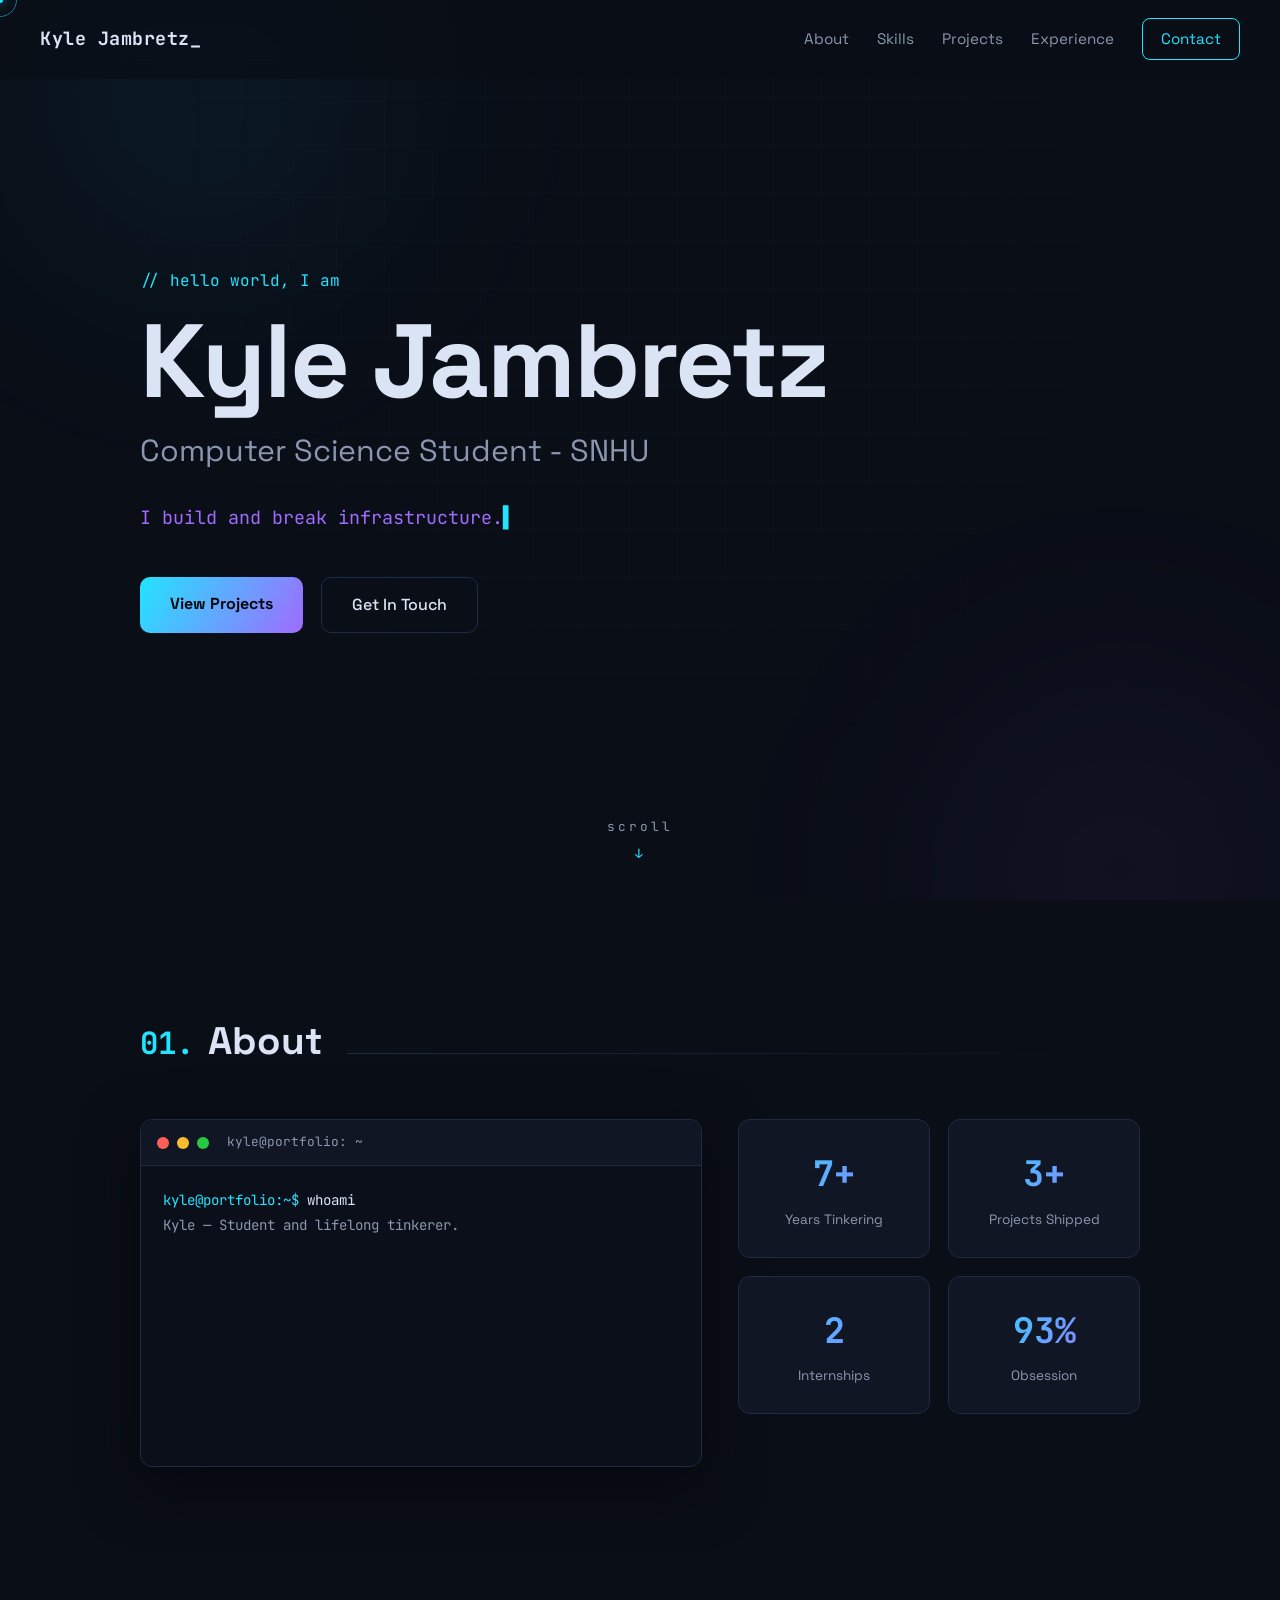
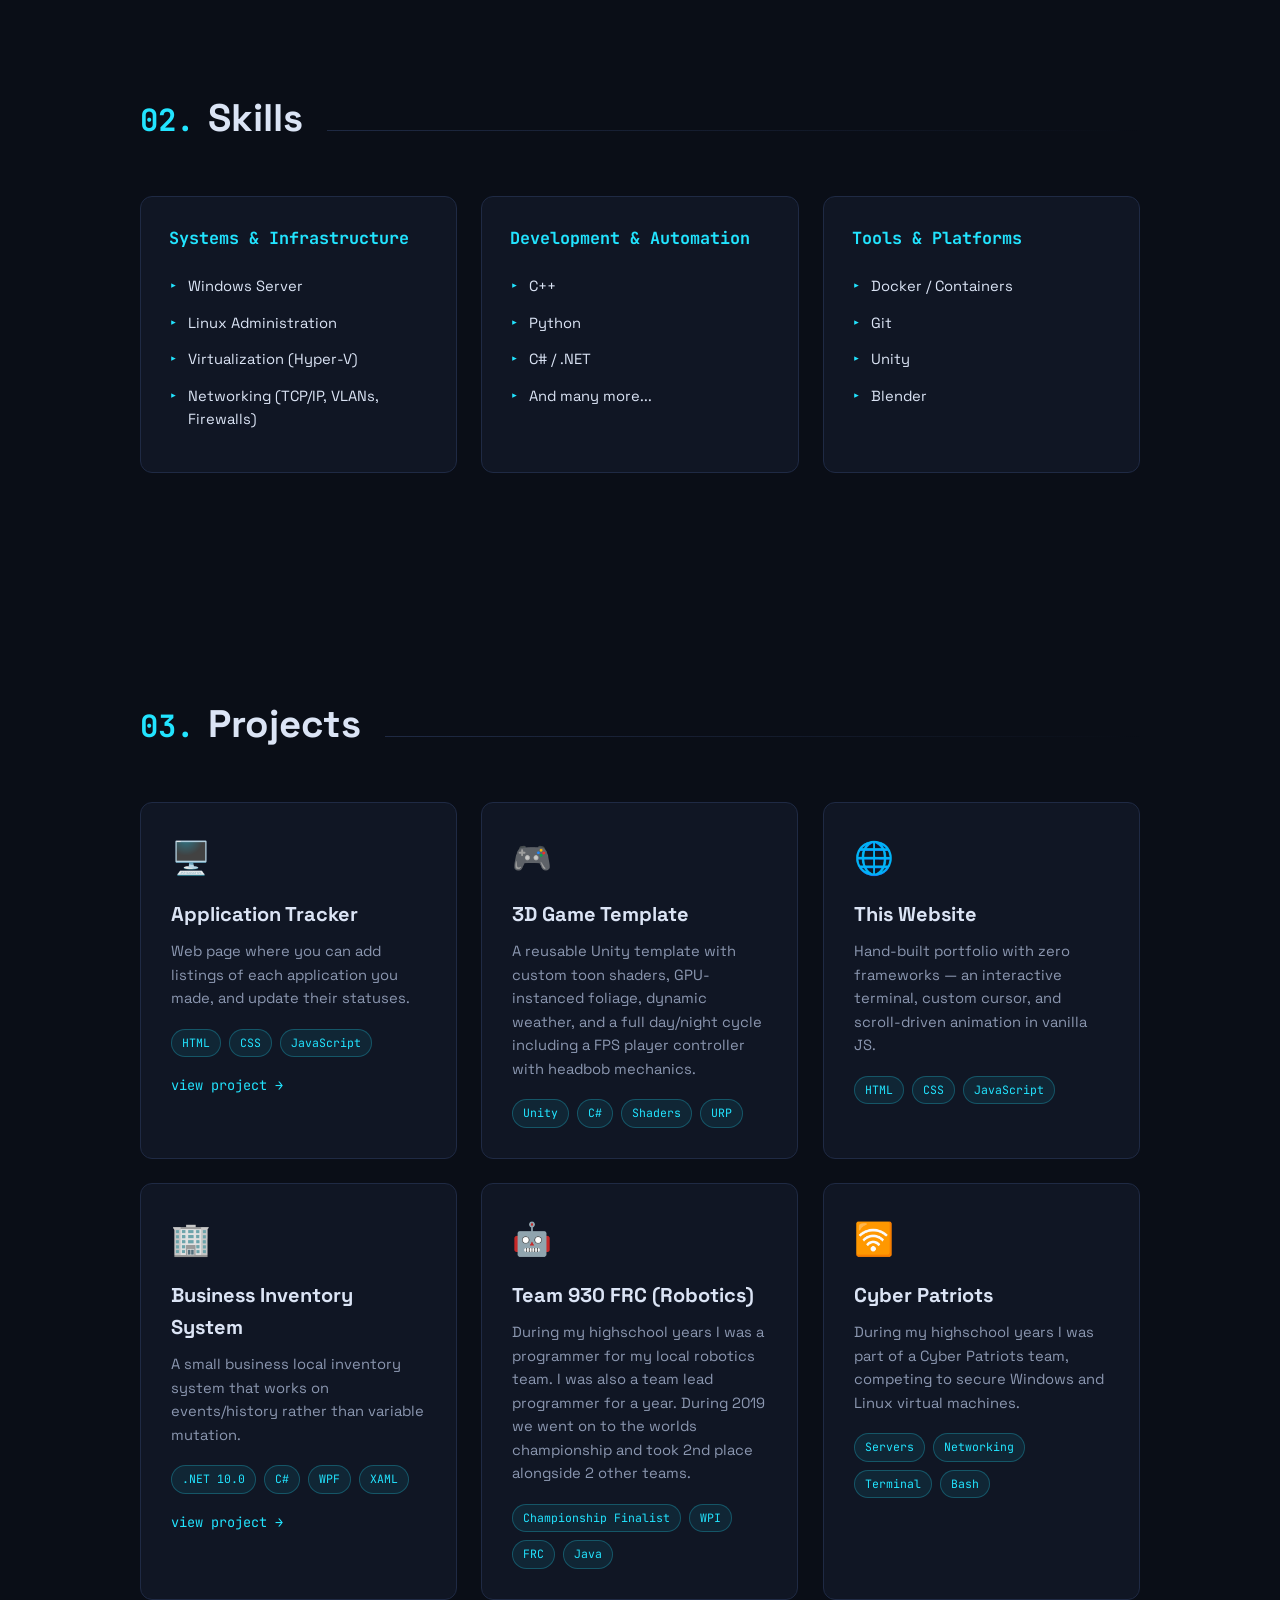
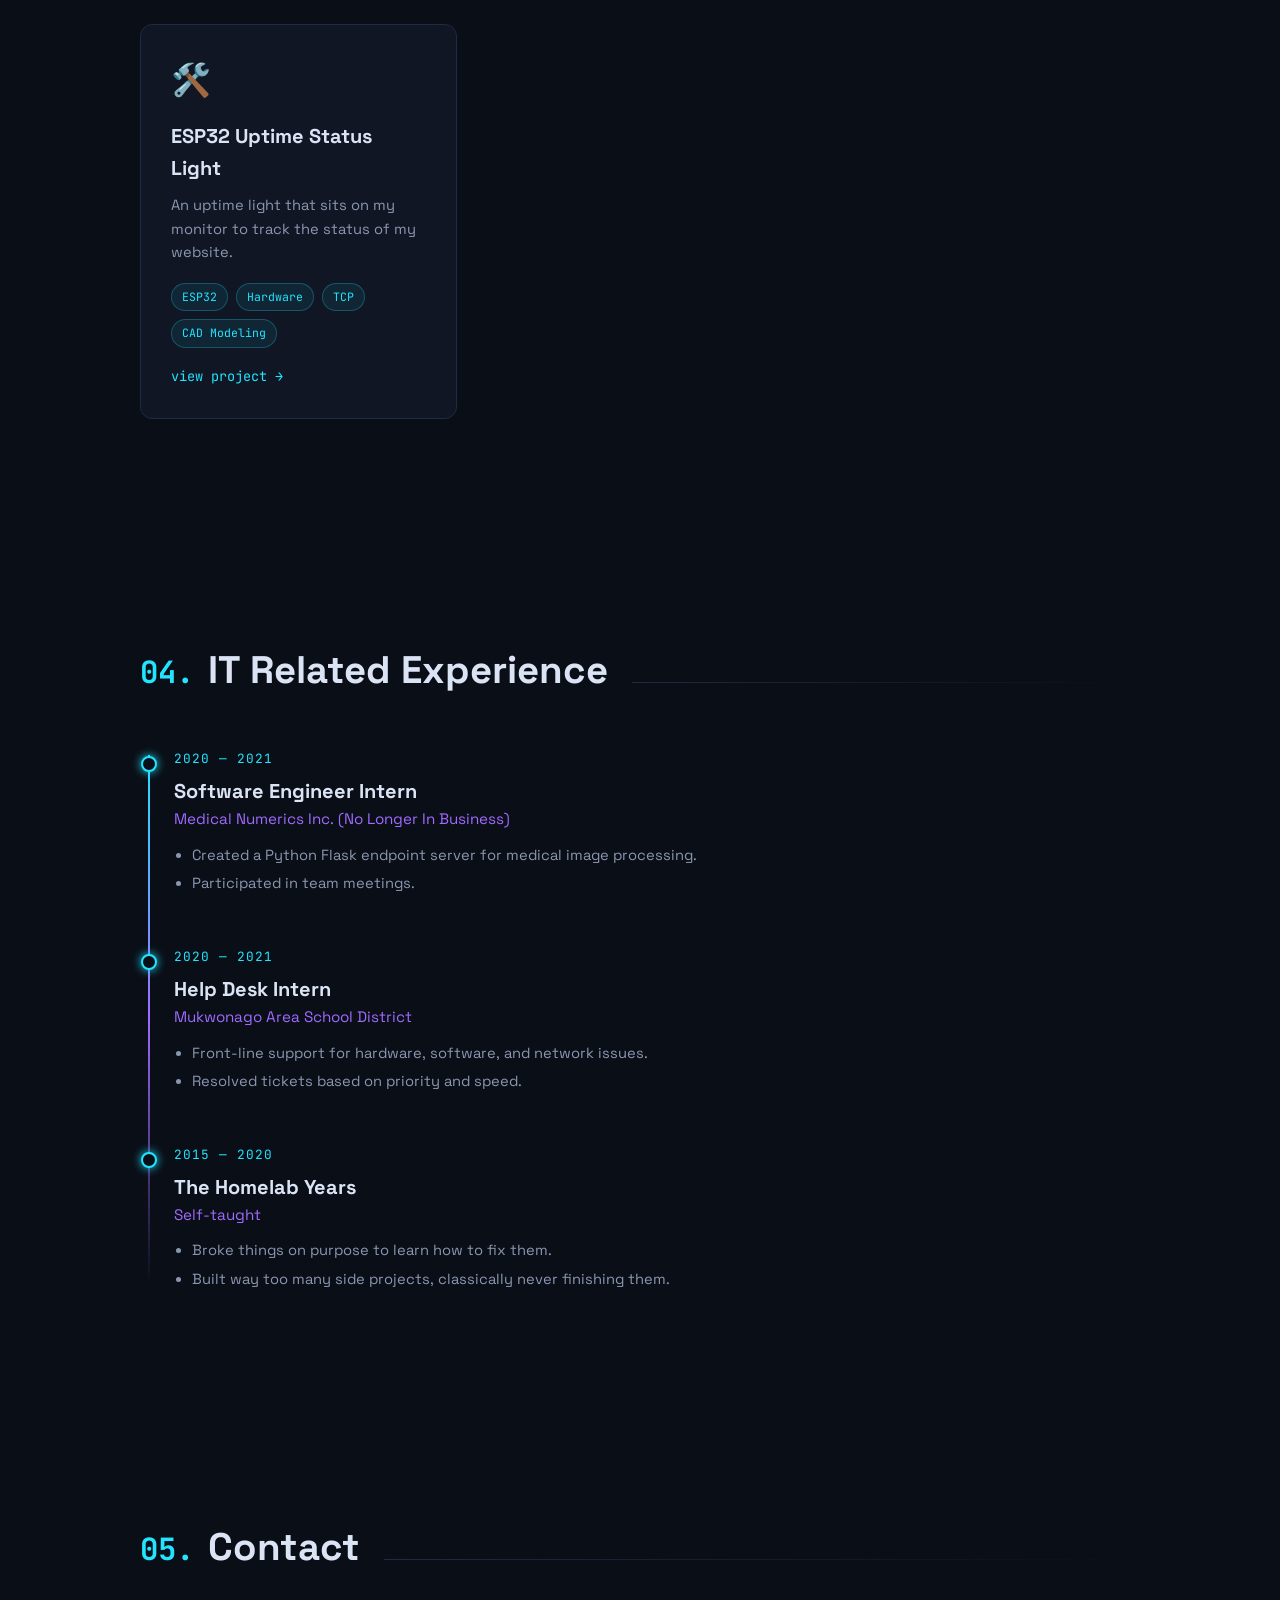
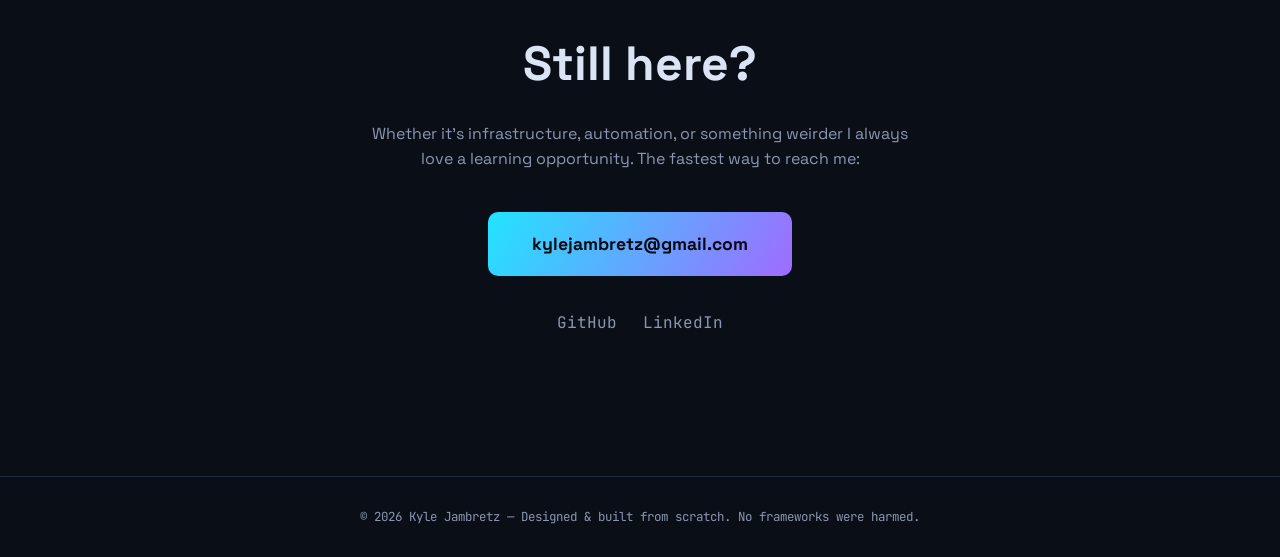
<file: index.html>
<!DOCTYPE html>
<html lang="en">
<head>
  <meta charset="UTF-8">
  <meta name="viewport" content="width=device-width, initial-scale=1.0">
  <title>Portfolio — IT Student</title>
  <meta name="description" content="IT Student.">
  <link rel="preconnect" href="https://fonts.googleapis.com">
  <link rel="preconnect" href="https://fonts.gstatic.com" crossorigin>
  <link href="https://fonts.googleapis.com/css2?family=Space+Grotesk:wght@400;500;700&family=JetBrains+Mono:wght@400;700&display=swap" rel="stylesheet">
  <link rel="stylesheet" href="css/style.css?v=2">
</head>
<body>

  <div class="bg-glow" aria-hidden="true"></div>
  <canvas id="pulse-canvas" aria-hidden="true"></canvas>

  <div class="cursor-dot" aria-hidden="true"></div>
  <div class="cursor-ring" aria-hidden="true"></div>

  <div class="scroll-progress" aria-hidden="true"></div>

  <header class="nav">
    <a href="#hero" class="nav__logo glitch" data-text="">&nbsp;</a>
    <nav class="nav__links">
      <a href="#about">About</a>
      <a href="#skills">Skills</a>
      <a href="#projects">Projects</a>
      <a href="#experience">Experience</a>
      <a href="#contact" class="nav__cta">Contact</a>
    </nav>
    <button class="nav__burger" aria-label="Menu"><span></span><span></span><span></span></button>
  </header>

  <main>

    <section id="hero" class="hero">
      <p class="hero__pre mono reveal">// hello world, I am</p>
      <h1 class="hero__name glitch reveal" data-text=""></h1>
      <p class="hero__role reveal"></p>
      <p class="hero__tagline mono reveal"><span id="scramble-text"></span><span class="caret">▌</span></p>
      <div class="hero__actions reveal">
        <a href="#projects" class="btn btn--primary magnetic">View Projects</a>
        <a href="#contact" class="btn btn--ghost magnetic">Get In Touch</a>
      </div>
      <a href="#about" class="hero__scroll-hint mono" aria-label="Scroll down">scroll<span class="hero__arrow">↓</span></a>
    </section>

    <section id="about" class="section">
      <h2 class="section__title reveal"><span class="mono section__num">01.</span> About</h2>
      <div class="about__grid">
        <div class="terminal reveal" id="terminal">
          <div class="terminal__bar">
            <span class="terminal__dot terminal__dot--r"></span>
            <span class="terminal__dot terminal__dot--y"></span>
            <span class="terminal__dot terminal__dot--g"></span>
            <span class="terminal__title mono">kyle@portfolio: ~</span>
          </div>
          <div class="terminal__body mono" id="terminal-body"></div>
        </div>
        <div class="stats reveal" id="stats"></div>
      </div>
    </section>

    <section id="skills" class="section">
      <h2 class="section__title reveal"><span class="mono section__num">02.</span> Skills</h2>
      <div class="skills__grid" id="skills-grid"></div>
    </section>

    <section id="projects" class="section">
      <h2 class="section__title reveal"><span class="mono section__num">03.</span> Projects</h2>
      <div class="projects__grid" id="projects-grid"></div>
    </section>

    <section id="experience" class="section">
      <h2 class="section__title reveal"><span class="mono section__num">04.</span> IT Related Experience</h2>
      <div class="timeline" id="timeline"></div>
    </section>

    <section id="contact" class="section section--contact">
      <h2 class="section__title reveal"><span class="mono section__num">05.</span> Contact</h2>
      <h3 class="contact__heading reveal" id="contact-heading"></h3>
      <p class="contact__blurb reveal" id="contact-blurb"></p>
      <a class="btn btn--primary btn--big magnetic reveal" id="contact-email" href="#"></a>
      <div class="contact__links reveal" id="contact-links"></div>
    </section>

  </main>

  <footer class="footer mono" id="footer"></footer>

  <script src="js/data.js?v=2"></script>
  <script src="js/main.js?v=2"></script>
</body>
</html>
</file>
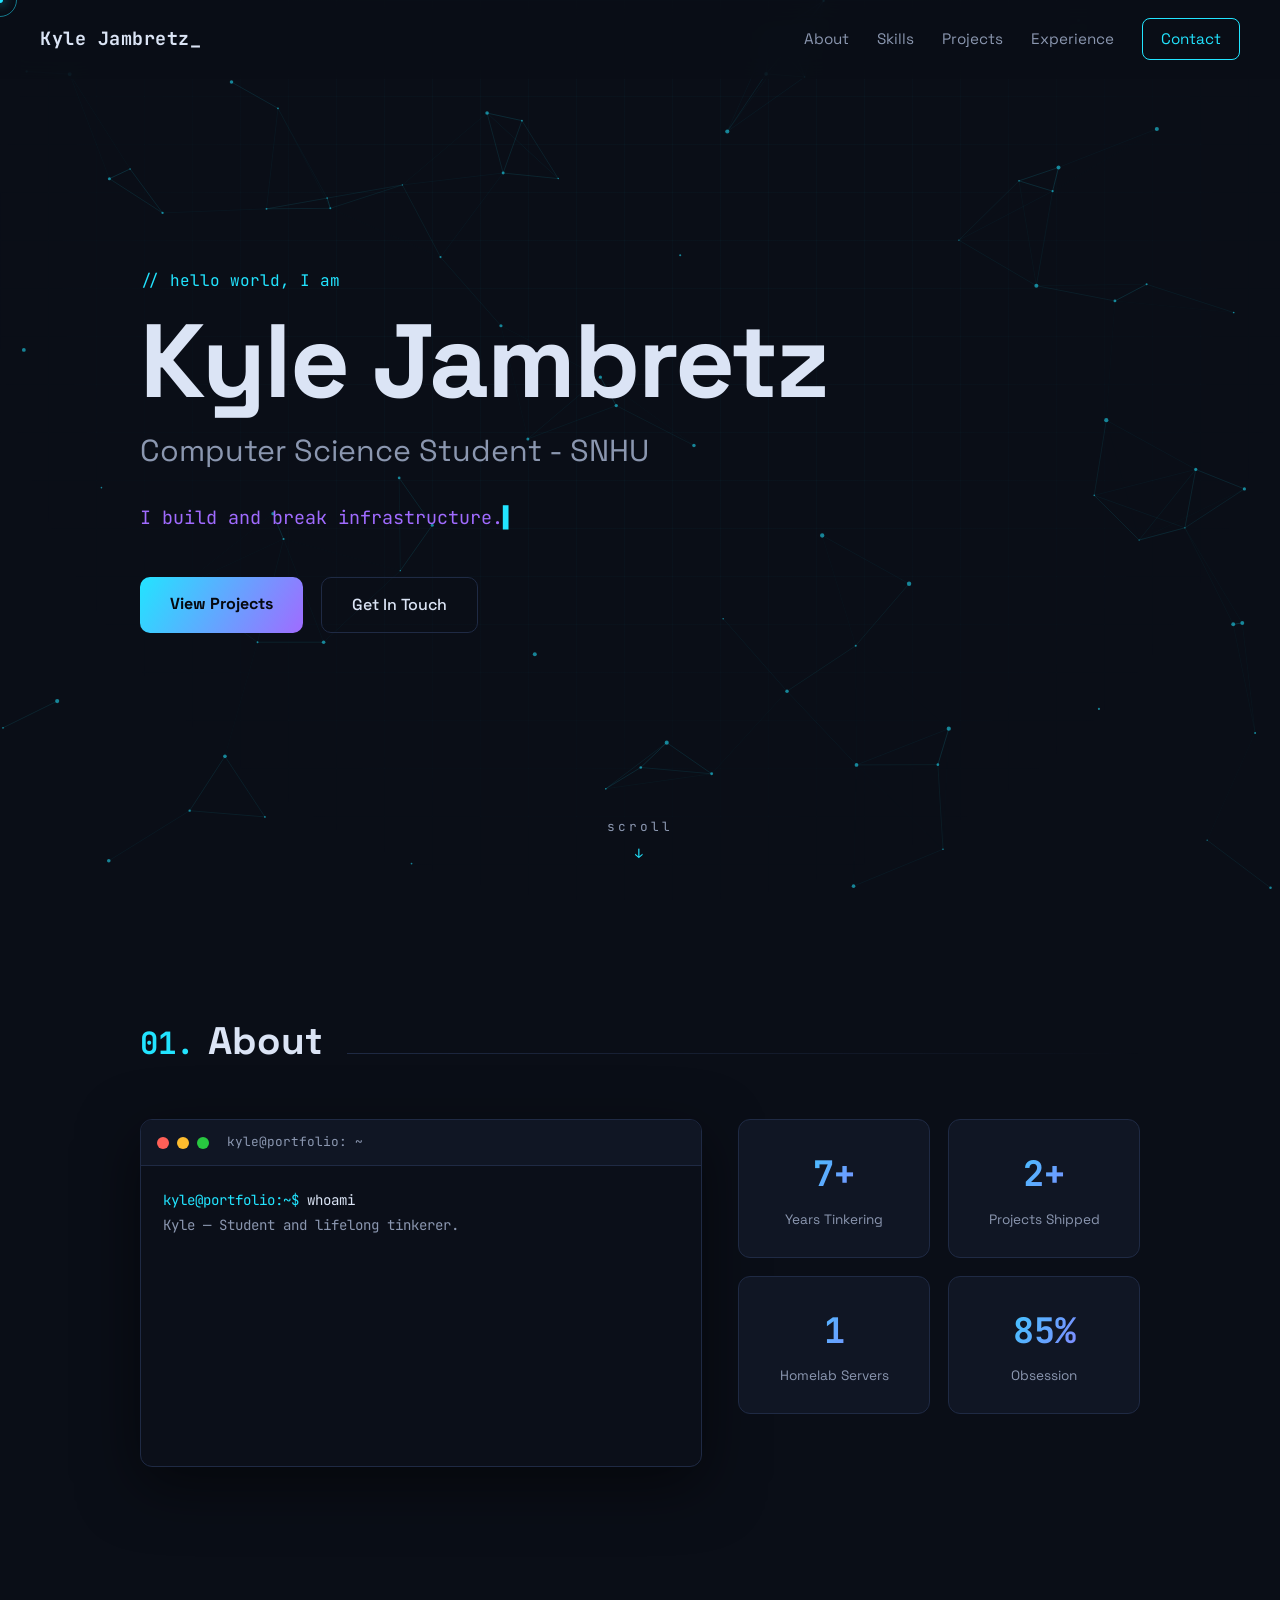
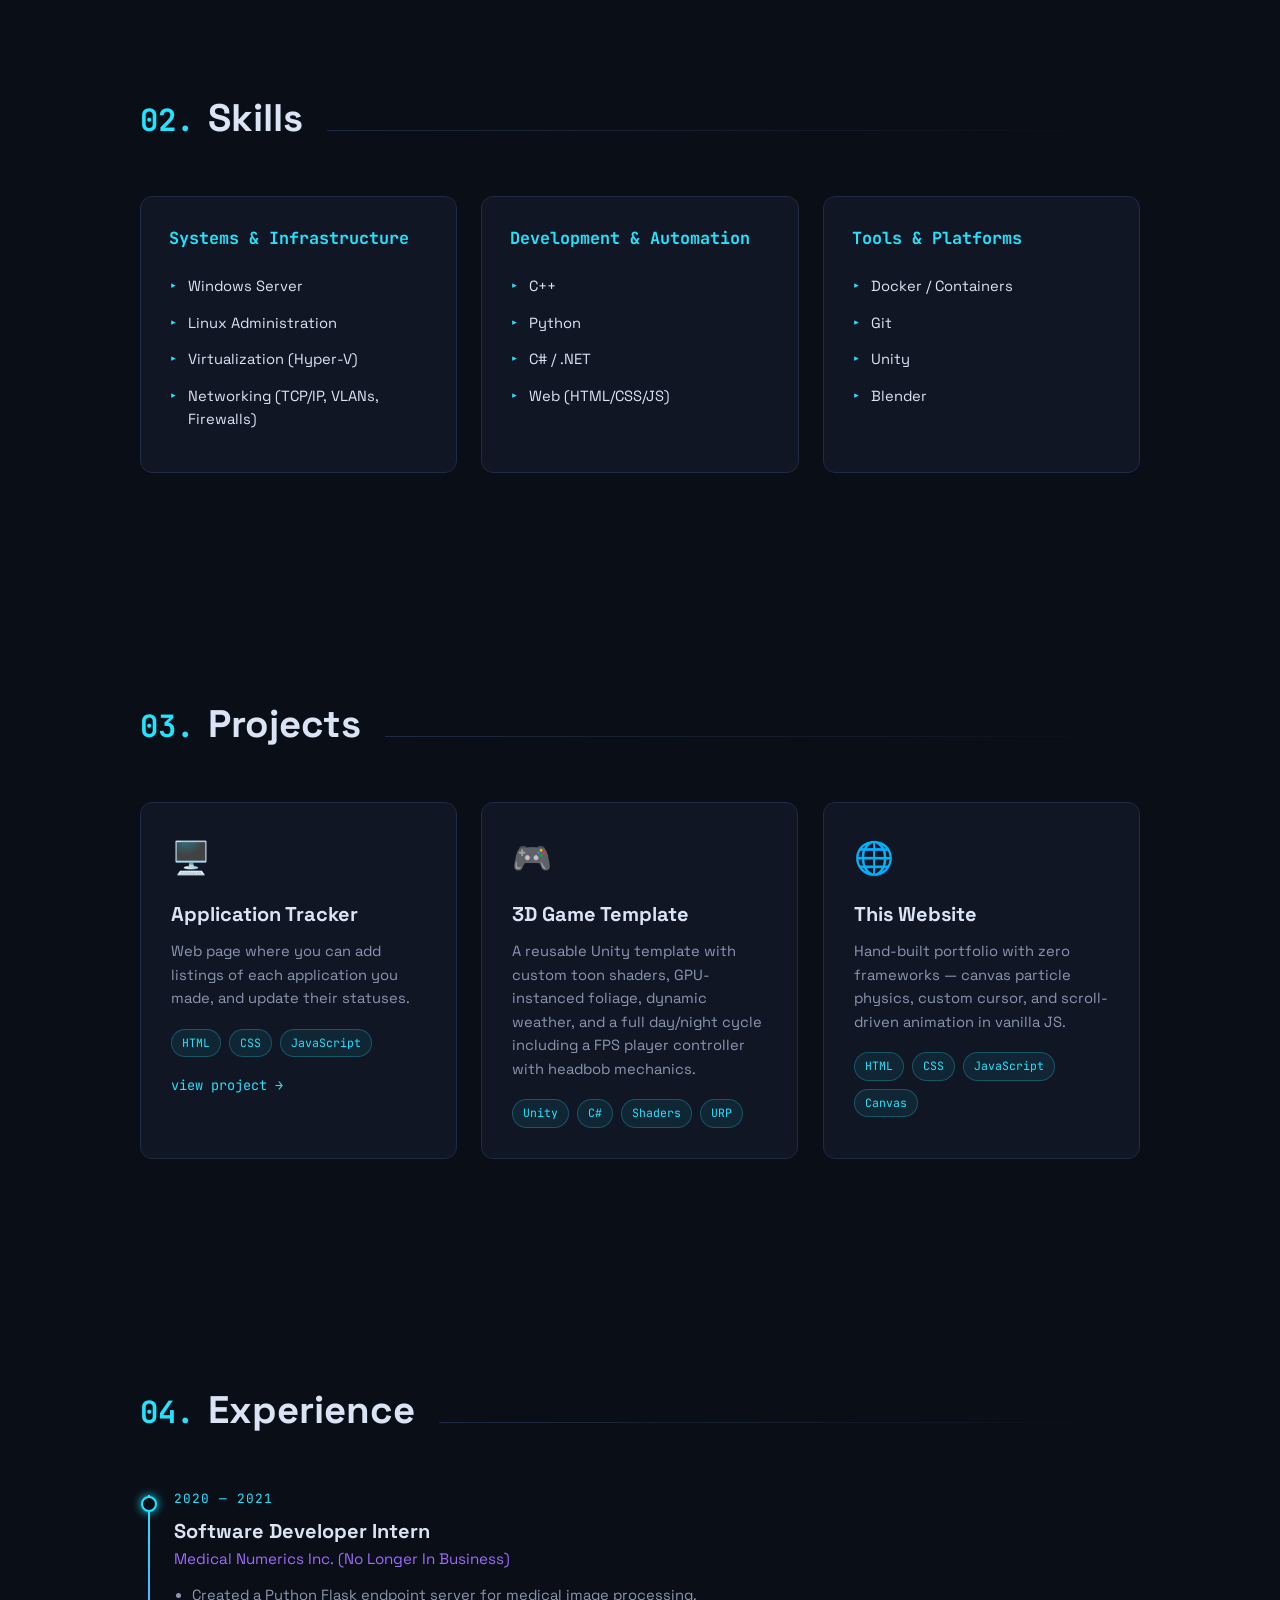
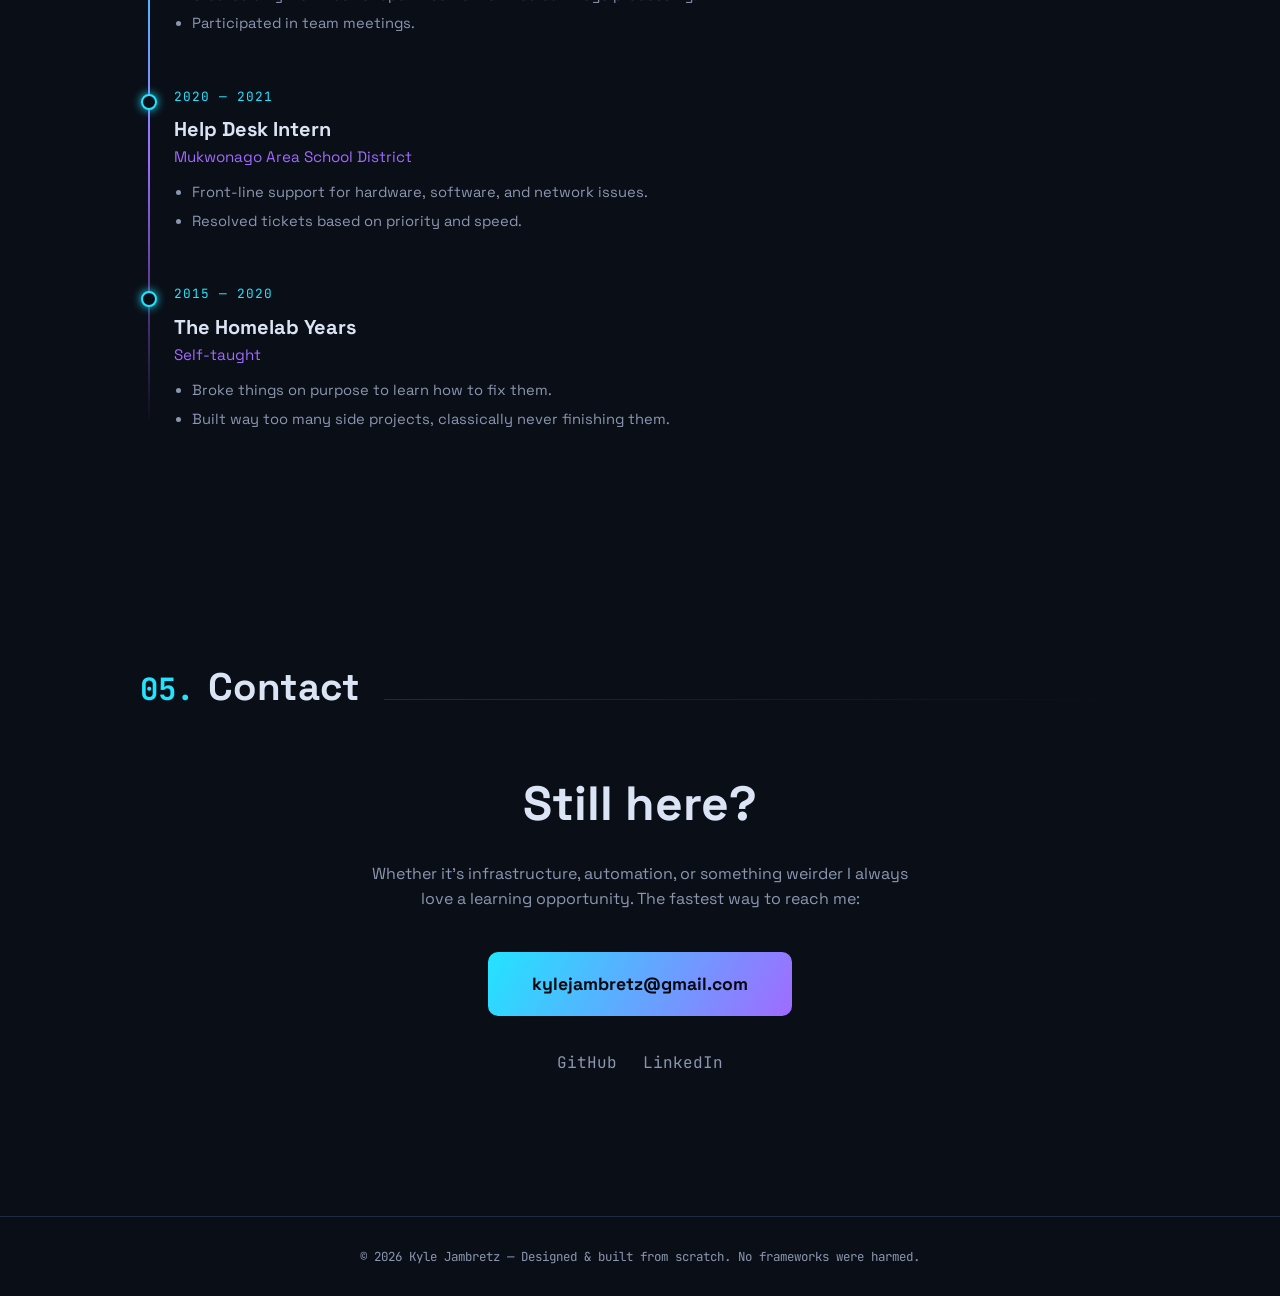
<file: portfolio-website/index.html>
<!DOCTYPE html>
<html lang="en">
<head>
  <meta charset="UTF-8">
  <meta name="viewport" content="width=device-width, initial-scale=1.0">
  <title>Portfolio — IT Student</title>
  <meta name="description" content="IT Student.">
  <link rel="preconnect" href="https://fonts.googleapis.com">
  <link rel="preconnect" href="https://fonts.gstatic.com" crossorigin>
  <link href="https://fonts.googleapis.com/css2?family=Space+Grotesk:wght@400;500;700&family=JetBrains+Mono:wght@400;700&display=swap" rel="stylesheet">
  <link rel="stylesheet" href="css/style.css">
</head>
<body>

  <canvas id="particle-canvas" aria-hidden="true"></canvas>

  <div class="cursor-dot" aria-hidden="true"></div>
  <div class="cursor-ring" aria-hidden="true"></div>

  <div class="scroll-progress" aria-hidden="true"></div>

  <header class="nav">
    <a href="#hero" class="nav__logo glitch" data-text="">&nbsp;</a>
    <nav class="nav__links">
      <a href="#about">About</a>
      <a href="#skills">Skills</a>
      <a href="#projects">Projects</a>
      <a href="#experience">Experience</a>
      <a href="#contact" class="nav__cta">Contact</a>
    </nav>
    <button class="nav__burger" aria-label="Menu"><span></span><span></span><span></span></button>
  </header>

  <main>

    <section id="hero" class="hero">
      <p class="hero__pre mono reveal">// hello world, I am</p>
      <h1 class="hero__name glitch reveal" data-text=""></h1>
      <p class="hero__role reveal"></p>
      <p class="hero__tagline mono reveal"><span id="scramble-text"></span><span class="caret">▌</span></p>
      <div class="hero__actions reveal">
        <a href="#projects" class="btn btn--primary magnetic">View Projects</a>
        <a href="#contact" class="btn btn--ghost magnetic">Get In Touch</a>
      </div>
      <a href="#about" class="hero__scroll-hint mono" aria-label="Scroll down">scroll<span class="hero__arrow">↓</span></a>
    </section>

    <section id="about" class="section">
      <h2 class="section__title reveal"><span class="mono section__num">01.</span> About</h2>
      <div class="about__grid">
        <div class="terminal reveal" id="terminal">
          <div class="terminal__bar">
            <span class="terminal__dot terminal__dot--r"></span>
            <span class="terminal__dot terminal__dot--y"></span>
            <span class="terminal__dot terminal__dot--g"></span>
            <span class="terminal__title mono">kyle@portfolio: ~</span>
          </div>
          <div class="terminal__body mono" id="terminal-body"></div>
        </div>
        <div class="stats reveal" id="stats"></div>
      </div>
    </section>

    <section id="skills" class="section">
      <h2 class="section__title reveal"><span class="mono section__num">02.</span> Skills</h2>
      <div class="skills__grid" id="skills-grid"></div>
    </section>

    <section id="projects" class="section">
      <h2 class="section__title reveal"><span class="mono section__num">03.</span> Projects</h2>
      <div class="projects__grid" id="projects-grid"></div>
    </section>

    <section id="experience" class="section">
      <h2 class="section__title reveal"><span class="mono section__num">04.</span> Experience</h2>
      <div class="timeline" id="timeline"></div>
    </section>

    <section id="contact" class="section section--contact">
      <h2 class="section__title reveal"><span class="mono section__num">05.</span> Contact</h2>
      <h3 class="contact__heading reveal" id="contact-heading"></h3>
      <p class="contact__blurb reveal" id="contact-blurb"></p>
      <a class="btn btn--primary btn--big magnetic reveal" id="contact-email" href="#"></a>
      <div class="contact__links reveal" id="contact-links"></div>
    </section>

  </main>

  <footer class="footer mono" id="footer"></footer>

  <script src="js/data.js"></script>
  <script src="js/main.js"></script>
</body>
</html>
</file>
<file: css/style.css>
:root {
  --bg:        #0a0e17;
  --bg-soft:   #101624;   /* cards/panels */
  --bg-softer: #161e30;
  --line:      #1f2a44;   /* borders */
  --text:      #dbe4f5;
  --text-dim:  #8b97b0;
  --accent:    #22e4ff;   /* the cyan */
  --accent-2:  #a06bff;   /* the purple */
  --accent-3:  #ff5c87;   /* only used for the glitch effect */
  --font-main: 'Space Grotesk', system-ui, sans-serif;
  --font-mono: 'JetBrains Mono', ui-monospace, monospace;
  --radius: 12px;
  --max-w: 1080px;
}

* { margin: 0; padding: 0; box-sizing: border-box; }

html { scroll-behavior: smooth; }

body {
  background: var(--bg);
  color: var(--text);
  font-family: var(--font-main);
  line-height: 1.6;
  overflow-x: hidden;
  cursor: none; /* using the custom cursor instead */
}

/* normal cursor on touch devices */
@media (hover: none) {
  body { cursor: auto; }
  .cursor-dot, .cursor-ring { display: none; }
}

.mono { font-family: var(--font-mono); }

a { color: var(--accent); text-decoration: none; }

::selection { background: var(--accent); color: var(--bg); }

/* faint grid overlay in the backgorund, fades out towards the edges */
body::before {
  content: "";
  position: fixed;
  inset: 0;
  pointer-events: none;
  z-index: 1;
  background-image:
    linear-gradient(rgba(34, 228, 255, 0.025) 1px, transparent 1px),
    linear-gradient(90deg, rgba(34, 228, 255, 0.025) 1px, transparent 1px);
  background-size: 48px 48px;
  mask-image: radial-gradient(ellipse at 50% 30%, black 30%, transparent 75%);
  -webkit-mask-image: radial-gradient(ellipse at 50% 30%, black 30%, transparent 75%);
}

/* ambient background: two big soft color glows drifting very slowly */
.bg-glow {
  position: fixed;
  inset: 0;
  z-index: 0;
  pointer-events: none;
  overflow: hidden;
}
.bg-glow::before, .bg-glow::after {
  content: "";
  position: absolute;
  width: 55vmax; height: 55vmax;
  border-radius: 50%;
  filter: blur(90px);
  will-change: transform;
}
.bg-glow::before {
  top: -20vmax; left: -12vmax;
  background: radial-gradient(circle, rgba(34, 228, 255, 0.07), transparent 60%);
  animation: drift-a 40s ease-in-out infinite alternate;
}
.bg-glow::after {
  bottom: -25vmax; right: -15vmax;
  background: radial-gradient(circle, rgba(160, 107, 255, 0.07), transparent 60%);
  animation: drift-b 50s ease-in-out infinite alternate;
}
@keyframes drift-a {
  to { transform: translate(10vmax, 8vmax) scale(1.15); }
}
@keyframes drift-b {
  to { transform: translate(-8vmax, -10vmax) scale(1.1); }
}

/* pulses travel on the grid, so they share its edge fade-out mask */
#pulse-canvas {
  position: fixed;
  inset: 0;
  z-index: 1;
  pointer-events: none;
  mask-image: radial-gradient(ellipse at 50% 30%, black 30%, transparent 75%);
  -webkit-mask-image: radial-gradient(ellipse at 50% 30%, black 30%, transparent 75%);
}

main, .nav, .footer { position: relative; z-index: 2; }

/* cursor */
.cursor-dot, .cursor-ring {
  position: fixed;
  top: 0; left: 0;
  pointer-events: none;
  z-index: 9999;
  border-radius: 50%;
  transform: translate(-50%, -50%);
}
.cursor-dot {
  width: 6px; height: 6px;
  background: var(--accent);
  box-shadow: 0 0 12px var(--accent);
}
.cursor-ring {
  width: 34px; height: 34px;
  border: 1px solid rgba(34, 228, 255, 0.5);
  transition: width .25s ease, height .25s ease, border-color .25s ease, background .25s ease;
}
.cursor-ring.is-hovering {
  width: 56px; height: 56px;
  border-color: var(--accent-2);
  background: rgba(160, 107, 255, 0.08);
}

.scroll-progress {
  position: fixed;
  top: 0; left: 0;
  height: 3px;
  width: 0%;
  z-index: 100;
  background: linear-gradient(90deg, var(--accent), var(--accent-2));
  box-shadow: 0 0 10px var(--accent);
}

/* nav */
.nav {
  position: fixed;
  top: 0; left: 0; right: 0;
  z-index: 50;
  display: flex;
  align-items: center;
  justify-content: space-between;
  padding: 18px 40px;
  background: rgba(10, 14, 23, 0.72);
  backdrop-filter: blur(12px);
  border-bottom: 1px solid transparent;
  transition: border-color .3s ease;
}
.nav.is-scrolled { border-bottom-color: var(--line); }

.nav__logo {
  font-family: var(--font-mono);
  font-weight: 700;
  font-size: 1.15rem;
  color: var(--text);
  letter-spacing: .5px;
}

.nav__links { display: flex; gap: 28px; align-items: center; }
.nav__links a {
  color: var(--text-dim);
  font-size: .95rem;
  transition: color .2s ease;
}
.nav__links a:hover { color: var(--accent); }

.nav__cta {
  padding: 8px 18px;
  border: 1px solid var(--accent);
  border-radius: 8px;
  color: var(--accent) !important;
  transition: background .2s ease, box-shadow .2s ease;
}
.nav__cta:hover {
  background: rgba(34, 228, 255, 0.1);
  box-shadow: 0 0 18px rgba(34, 228, 255, 0.35);
}

.nav__burger { display: none; }

/* hero */
.hero {
  min-height: 100vh;
  display: flex;
  flex-direction: column;
  justify-content: center;
  padding: 0 40px;
  max-width: var(--max-w);
  margin: 0 auto;
  position: relative;
}

.hero__pre { color: var(--accent); margin-bottom: 14px; font-size: 1rem; }

.hero__name {
  font-size: clamp(3rem, 9vw, 6.5rem);
  font-weight: 700;
  line-height: 1.05;
  letter-spacing: -2px;
}

.hero__role {
  font-size: clamp(1.2rem, 3vw, 1.9rem);
  color: var(--text-dim);
  margin-top: 10px;
}

.hero__tagline {
  margin-top: 28px;
  font-size: clamp(.95rem, 2vw, 1.15rem);
  color: var(--accent-2);
  min-height: 1.6em; /* stops the layout jumping while the text scrambles */
}

.caret { animation: blink 1s step-end infinite; color: var(--accent); }
@keyframes blink { 50% { opacity: 0; } }

.hero__actions { display: flex; gap: 18px; margin-top: 44px; flex-wrap: wrap; }

.hero__scroll-hint {
  position: absolute;
  bottom: 36px;
  left: 50%;
  transform: translateX(-50%);
  color: var(--text-dim);
  font-size: .8rem;
  letter-spacing: 3px;
  display: flex;
  flex-direction: column;
  align-items: center;
  gap: 6px;
}
.hero__arrow { animation: bob 1.6s ease-in-out infinite; color: var(--accent); }
@keyframes bob { 50% { transform: translateY(7px); } }

/* glitch on hover, two clipped copies of the text offset in different colors */
.glitch { position: relative; display: inline-block; }
.glitch::before, .glitch::after {
  content: attr(data-text);
  position: absolute;
  inset: 0;
  opacity: 0;
  pointer-events: none;
}
.glitch:hover::before {
  opacity: .85;
  color: var(--accent);
  animation: glitch-a .32s steps(2) infinite;
}
.glitch:hover::after {
  opacity: .85;
  color: var(--accent-3);
  animation: glitch-b .32s steps(2) infinite reverse;
}
@keyframes glitch-a {
  0%   { clip-path: inset(20% 0 60% 0); transform: translate(-4px, -2px); }
  50%  { clip-path: inset(60% 0 10% 0); transform: translate(4px, 2px); }
  100% { clip-path: inset(40% 0 40% 0); transform: translate(-2px, 1px); }
}
@keyframes glitch-b {
  0%   { clip-path: inset(50% 0 30% 0); transform: translate(4px, 2px); }
  50%  { clip-path: inset(10% 0 70% 0); transform: translate(-4px, -2px); }
  100% { clip-path: inset(30% 0 50% 0); transform: translate(2px, -1px); }
}

/* buttons */
.btn {
  display: inline-block;
  padding: 14px 30px;
  border-radius: 10px;
  font-weight: 500;
  font-size: 1rem;
  transition: transform .15s ease, box-shadow .25s ease, background .25s ease;
  will-change: transform;
}
.btn--primary {
  background: linear-gradient(120deg, var(--accent), var(--accent-2));
  color: #06090f;
  font-weight: 700;
}
.btn--primary:hover { box-shadow: 0 0 28px rgba(34, 228, 255, 0.45); }
.btn--ghost {
  border: 1px solid var(--line);
  color: var(--text);
}
.btn--ghost:hover { border-color: var(--accent); color: var(--accent); }
.btn--big { padding: 18px 44px; font-size: 1.1rem; }

/* sections */
.section {
  max-width: var(--max-w);
  margin: 0 auto;
  padding: 110px 40px;
}

.section__title {
  font-size: clamp(1.7rem, 4vw, 2.4rem);
  margin-bottom: 48px;
  display: flex;
  align-items: baseline;
  gap: 14px;
}
.section__title::after {
  content: "";
  flex: 1;
  height: 1px;
  background: linear-gradient(90deg, var(--line), transparent);
  margin-left: 10px;
}
.section__num { color: var(--accent); font-size: .8em; }

/* fade in when scrolled into view, js adds is-visible */
.reveal {
  opacity: 0;
  transform: translateY(28px);
  transition: opacity .7s ease, transform .7s ease;
}
.reveal.is-visible { opacity: 1; transform: none; }

/* about - terminal + stat cards */
.about__grid {
  display: grid;
  grid-template-columns: 1.4fr 1fr;
  gap: 36px;
  align-items: start;
}

.terminal {
  background: #0b0f19;
  border: 1px solid var(--line);
  border-radius: var(--radius);
  overflow: hidden;
  box-shadow: 0 18px 60px rgba(0, 0, 0, 0.5);
}
.terminal__bar {
  display: flex;
  align-items: center;
  gap: 8px;
  padding: 12px 16px;
  background: var(--bg-soft);
  border-bottom: 1px solid var(--line);
}
.terminal__dot { width: 12px; height: 12px; border-radius: 50%; }
.terminal__dot--r { background: #ff5f57; }
.terminal__dot--y { background: #febc2e; }
.terminal__dot--g { background: #28c840; }
.terminal__title { margin-left: 10px; color: var(--text-dim); font-size: .8rem; }

.terminal__body {
  padding: 22px;
  font-size: .88rem;
  min-height: 300px;
  max-height: 420px;
  overflow-y: auto;
  overflow-x: hidden;
  line-height: 1.8;
  scrollbar-width: thin;
  scrollbar-color: var(--line) transparent;
}
.terminal__body .t-out { overflow-wrap: anywhere; }
.terminal__body .t-prompt { color: var(--accent); }
.terminal__body .t-cmd    { color: var(--text); }
.terminal__body .t-out    { color: var(--text-dim); display: block; }
.terminal__body .t-hint   { font-style: italic; opacity: .6; }

/* the live prompt once the intro script finishes */
.t-input-line { display: flex; align-items: baseline; }
.t-input {
  flex: 1;
  background: none;
  border: none;
  outline: none;
  color: var(--text);
  font: inherit;
  caret-color: var(--accent);
  padding: 0;
}

.stats {
  display: grid;
  grid-template-columns: 1fr 1fr;
  gap: 18px;
}
.stat {
  background: var(--bg-soft);
  border: 1px solid var(--line);
  border-radius: var(--radius);
  padding: 26px 20px;
  text-align: center;
  transition: border-color .25s ease, transform .25s ease;
}
.stat:hover { border-color: var(--accent); transform: translateY(-4px); }
.stat__value {
  font-family: var(--font-mono);
  font-size: 2.2rem;
  font-weight: 700;
  background: linear-gradient(120deg, var(--accent), var(--accent-2));
  -webkit-background-clip: text;
  background-clip: text;
  color: transparent;
}
.stat__label { color: var(--text-dim); font-size: .85rem; margin-top: 6px; }

/* skills */
.skills__grid {
  display: grid;
  grid-template-columns: repeat(auto-fit, minmax(290px, 1fr));
  gap: 24px;
}

.skill-group {
  background: var(--bg-soft);
  border: 1px solid var(--line);
  border-radius: var(--radius);
  padding: 28px;
  transition: border-color .25s ease;
}
.skill-group:hover { border-color: var(--accent-2); }
.skill-group__title {
  font-size: 1.05rem;
  margin-bottom: 22px;
  color: var(--accent);
  font-family: var(--font-mono);
}

.skill {
  display: flex;
  align-items: baseline;
  gap: 10px;
  font-size: .92rem;
  margin-bottom: 12px;
}
.skill__marker { color: var(--accent); }

/* project cards */
.projects__grid {
  display: grid;
  grid-template-columns: repeat(auto-fit, minmax(300px, 1fr));
  gap: 24px;
}

.card {
  position: relative;
  background: var(--bg-soft);
  border: 1px solid var(--line);
  border-radius: var(--radius);
  padding: 30px;
  overflow: hidden;
  transform-style: preserve-3d;
  transition: border-color .25s ease, box-shadow .25s ease;
  will-change: transform;
}
.card:hover {
  border-color: var(--accent);
  box-shadow: 0 20px 50px rgba(0, 0, 0, 0.45), 0 0 30px rgba(34, 228, 255, 0.08);
}

/* the light spot that follows the mouse, js sets left/top */
.card__glare {
  position: absolute;
  width: 240px; height: 240px;
  border-radius: 50%;
  background: radial-gradient(circle, rgba(34, 228, 255, 0.14), transparent 65%);
  pointer-events: none;
  transform: translate(-50%, -50%);
  opacity: 0;
  transition: opacity .3s ease;
}
.card:hover .card__glare { opacity: 1; }

.card__icon { font-size: 2rem; }
.card__title { font-size: 1.25rem; margin: 14px 0 10px; }
.card__desc { color: var(--text-dim); font-size: .92rem; }

.card__tags { display: flex; flex-wrap: wrap; gap: 8px; margin-top: 18px; }
.card__tag {
  font-family: var(--font-mono);
  font-size: .72rem;
  color: var(--accent);
  background: rgba(34, 228, 255, 0.08);
  border: 1px solid rgba(34, 228, 255, 0.25);
  padding: 4px 10px;
  border-radius: 20px;
}

.card__link {
  display: inline-block;
  margin-top: 18px;
  font-family: var(--font-mono);
  font-size: .85rem;
}
.card__link:hover { text-decoration: underline; }

/* experience timeline */
.timeline {
  position: relative;
  padding-left: 34px;
}
.timeline::before {
  content: "";
  position: absolute;
  left: 8px; top: 6px; bottom: 6px;
  width: 2px;
  background: linear-gradient(180deg, var(--accent), var(--accent-2), transparent);
}

.tl-item { position: relative; padding-bottom: 46px; }
.tl-item:last-child { padding-bottom: 0; }
.tl-item::before {
  /* the dot on the line */
  content: "";
  position: absolute;
  left: -33px; top: 7px;
  width: 12px; height: 12px;
  border-radius: 50%;
  background: var(--bg);
  border: 2px solid var(--accent);
  box-shadow: 0 0 10px var(--accent);
}

.tl-item__period {
  font-family: var(--font-mono);
  font-size: .8rem;
  color: var(--accent);
  letter-spacing: 1px;
}
.tl-item__title { font-size: 1.25rem; margin-top: 6px; }
.tl-item__place { color: var(--accent-2); font-size: .95rem; }
.tl-item__points { margin-top: 12px; padding-left: 18px; color: var(--text-dim); font-size: .92rem; }
.tl-item__points li { margin-bottom: 5px; }

/* contact + footer */
.section--contact { text-align: center; padding-bottom: 140px; }
.contact__heading { font-size: clamp(1.8rem, 5vw, 3rem); margin-bottom: 18px; }
.contact__blurb {
  color: var(--text-dim);
  max-width: 560px;
  margin: 0 auto 40px;
}
.contact__links {
  display: flex;
  justify-content: center;
  gap: 26px;
  margin-top: 34px;
}
.contact__links a {
  font-family: var(--font-mono);
  color: var(--text-dim);
  transition: color .2s ease;
}
.contact__links a:hover { color: var(--accent); }

.footer {
  text-align: center;
  padding: 30px;
  color: var(--text-dim);
  font-size: .78rem;
  border-top: 1px solid var(--line);
}

/* mobile */
@media (max-width: 860px) {
  .about__grid { grid-template-columns: 1fr; }
}

@media (max-width: 680px) {
  .nav { padding: 14px 20px; }
  .nav__links {
    position: fixed;
    inset: 0;
    background: rgba(10, 14, 23, 0.97);
    flex-direction: column;
    justify-content: center;
    gap: 34px;
    font-size: 1.3rem;
    transform: translateX(100%);
    transition: transform .3s ease;
  }
  .nav__links.is-open { transform: none; }

  .nav__burger {
    display: flex;
    flex-direction: column;
    gap: 5px;
    background: none;
    border: none;
    cursor: pointer;
    z-index: 60;
    padding: 6px;
  }
  .nav__burger span {
    width: 24px; height: 2px;
    background: var(--text);
    transition: transform .3s ease, opacity .3s ease;
  }
  .nav__burger.is-open span:nth-child(1) { transform: translateY(7px) rotate(45deg); }
  .nav__burger.is-open span:nth-child(2) { opacity: 0; }
  .nav__burger.is-open span:nth-child(3) { transform: translateY(-7px) rotate(-45deg); }

  .section { padding: 80px 20px; }
  .hero { padding: 0 20px; }
}

@media (prefers-reduced-motion: reduce) {
  *, *::before, *::after {
    animation-duration: .01ms !important;
    transition-duration: .01ms !important;
  }
  .reveal { opacity: 1; transform: none; }
  html { scroll-behavior: auto; }
}
</file>
<file: portfolio-website/css/style.css>
:root {
  --bg:        #0a0e17;
  --bg-soft:   #101624;   /* cards/panels */
  --bg-softer: #161e30;
  --line:      #1f2a44;   /* borders */
  --text:      #dbe4f5;
  --text-dim:  #8b97b0;
  --accent:    #22e4ff;   /* the cyan */
  --accent-2:  #a06bff;   /* the purple */
  --accent-3:  #ff5c87;   /* only used for the glitch effect */
  --font-main: 'Space Grotesk', system-ui, sans-serif;
  --font-mono: 'JetBrains Mono', ui-monospace, monospace;
  --radius: 12px;
  --max-w: 1080px;
}

* { margin: 0; padding: 0; box-sizing: border-box; }

html { scroll-behavior: smooth; }

body {
  background: var(--bg);
  color: var(--text);
  font-family: var(--font-main);
  line-height: 1.6;
  overflow-x: hidden;
  cursor: none; /* using the custom cursor instead */
}

/* normal cursor on touch devices */
@media (hover: none) {
  body { cursor: auto; }
  .cursor-dot, .cursor-ring { display: none; }
}

.mono { font-family: var(--font-mono); }

a { color: var(--accent); text-decoration: none; }

::selection { background: var(--accent); color: var(--bg); }

/* faint grid overlay in the backgorund, fades out towards the edges */
body::before {
  content: "";
  position: fixed;
  inset: 0;
  pointer-events: none;
  z-index: 1;
  background-image:
    linear-gradient(rgba(34, 228, 255, 0.025) 1px, transparent 1px),
    linear-gradient(90deg, rgba(34, 228, 255, 0.025) 1px, transparent 1px);
  background-size: 48px 48px;
  mask-image: radial-gradient(ellipse at 50% 30%, black 30%, transparent 75%);
  -webkit-mask-image: radial-gradient(ellipse at 50% 30%, black 30%, transparent 75%);
}

#particle-canvas {
  position: fixed;
  inset: 0;
  z-index: 0;
}

main, .nav, .footer { position: relative; z-index: 2; }

/* cursor */
.cursor-dot, .cursor-ring {
  position: fixed;
  top: 0; left: 0;
  pointer-events: none;
  z-index: 9999;
  border-radius: 50%;
  transform: translate(-50%, -50%);
}
.cursor-dot {
  width: 6px; height: 6px;
  background: var(--accent);
  box-shadow: 0 0 12px var(--accent);
}
.cursor-ring {
  width: 34px; height: 34px;
  border: 1px solid rgba(34, 228, 255, 0.5);
  transition: width .25s ease, height .25s ease, border-color .25s ease, background .25s ease;
}
.cursor-ring.is-hovering {
  width: 56px; height: 56px;
  border-color: var(--accent-2);
  background: rgba(160, 107, 255, 0.08);
}

.scroll-progress {
  position: fixed;
  top: 0; left: 0;
  height: 3px;
  width: 0%;
  z-index: 100;
  background: linear-gradient(90deg, var(--accent), var(--accent-2));
  box-shadow: 0 0 10px var(--accent);
}

/* nav */
.nav {
  position: fixed;
  top: 0; left: 0; right: 0;
  z-index: 50;
  display: flex;
  align-items: center;
  justify-content: space-between;
  padding: 18px 40px;
  background: rgba(10, 14, 23, 0.72);
  backdrop-filter: blur(12px);
  border-bottom: 1px solid transparent;
  transition: border-color .3s ease;
}
.nav.is-scrolled { border-bottom-color: var(--line); }

.nav__logo {
  font-family: var(--font-mono);
  font-weight: 700;
  font-size: 1.15rem;
  color: var(--text);
  letter-spacing: .5px;
}

.nav__links { display: flex; gap: 28px; align-items: center; }
.nav__links a {
  color: var(--text-dim);
  font-size: .95rem;
  transition: color .2s ease;
}
.nav__links a:hover { color: var(--accent); }

.nav__cta {
  padding: 8px 18px;
  border: 1px solid var(--accent);
  border-radius: 8px;
  color: var(--accent) !important;
  transition: background .2s ease, box-shadow .2s ease;
}
.nav__cta:hover {
  background: rgba(34, 228, 255, 0.1);
  box-shadow: 0 0 18px rgba(34, 228, 255, 0.35);
}

.nav__burger { display: none; }

/* hero */
.hero {
  min-height: 100vh;
  display: flex;
  flex-direction: column;
  justify-content: center;
  padding: 0 40px;
  max-width: var(--max-w);
  margin: 0 auto;
  position: relative;
}

.hero__pre { color: var(--accent); margin-bottom: 14px; font-size: 1rem; }

.hero__name {
  font-size: clamp(3rem, 9vw, 6.5rem);
  font-weight: 700;
  line-height: 1.05;
  letter-spacing: -2px;
}

.hero__role {
  font-size: clamp(1.2rem, 3vw, 1.9rem);
  color: var(--text-dim);
  margin-top: 10px;
}

.hero__tagline {
  margin-top: 28px;
  font-size: clamp(.95rem, 2vw, 1.15rem);
  color: var(--accent-2);
  min-height: 1.6em; /* stops the layout jumping while the text scrambles */
}

.caret { animation: blink 1s step-end infinite; color: var(--accent); }
@keyframes blink { 50% { opacity: 0; } }

.hero__actions { display: flex; gap: 18px; margin-top: 44px; flex-wrap: wrap; }

.hero__scroll-hint {
  position: absolute;
  bottom: 36px;
  left: 50%;
  transform: translateX(-50%);
  color: var(--text-dim);
  font-size: .8rem;
  letter-spacing: 3px;
  display: flex;
  flex-direction: column;
  align-items: center;
  gap: 6px;
}
.hero__arrow { animation: bob 1.6s ease-in-out infinite; color: var(--accent); }
@keyframes bob { 50% { transform: translateY(7px); } }

/* glitch on hover, two clipped copies of the text offset in different colors */
.glitch { position: relative; display: inline-block; }
.glitch::before, .glitch::after {
  content: attr(data-text);
  position: absolute;
  inset: 0;
  opacity: 0;
  pointer-events: none;
}
.glitch:hover::before {
  opacity: .85;
  color: var(--accent);
  animation: glitch-a .32s steps(2) infinite;
}
.glitch:hover::after {
  opacity: .85;
  color: var(--accent-3);
  animation: glitch-b .32s steps(2) infinite reverse;
}
@keyframes glitch-a {
  0%   { clip-path: inset(20% 0 60% 0); transform: translate(-4px, -2px); }
  50%  { clip-path: inset(60% 0 10% 0); transform: translate(4px, 2px); }
  100% { clip-path: inset(40% 0 40% 0); transform: translate(-2px, 1px); }
}
@keyframes glitch-b {
  0%   { clip-path: inset(50% 0 30% 0); transform: translate(4px, 2px); }
  50%  { clip-path: inset(10% 0 70% 0); transform: translate(-4px, -2px); }
  100% { clip-path: inset(30% 0 50% 0); transform: translate(2px, -1px); }
}

/* buttons */
.btn {
  display: inline-block;
  padding: 14px 30px;
  border-radius: 10px;
  font-weight: 500;
  font-size: 1rem;
  transition: transform .15s ease, box-shadow .25s ease, background .25s ease;
  will-change: transform;
}
.btn--primary {
  background: linear-gradient(120deg, var(--accent), var(--accent-2));
  color: #06090f;
  font-weight: 700;
}
.btn--primary:hover { box-shadow: 0 0 28px rgba(34, 228, 255, 0.45); }
.btn--ghost {
  border: 1px solid var(--line);
  color: var(--text);
}
.btn--ghost:hover { border-color: var(--accent); color: var(--accent); }
.btn--big { padding: 18px 44px; font-size: 1.1rem; }

/* sections */
.section {
  max-width: var(--max-w);
  margin: 0 auto;
  padding: 110px 40px;
}

.section__title {
  font-size: clamp(1.7rem, 4vw, 2.4rem);
  margin-bottom: 48px;
  display: flex;
  align-items: baseline;
  gap: 14px;
}
.section__title::after {
  content: "";
  flex: 1;
  height: 1px;
  background: linear-gradient(90deg, var(--line), transparent);
  margin-left: 10px;
}
.section__num { color: var(--accent); font-size: .8em; }

/* fade in when scrolled into view, js adds is-visible */
.reveal {
  opacity: 0;
  transform: translateY(28px);
  transition: opacity .7s ease, transform .7s ease;
}
.reveal.is-visible { opacity: 1; transform: none; }

/* about - terminal + stat cards */
.about__grid {
  display: grid;
  grid-template-columns: 1.4fr 1fr;
  gap: 36px;
  align-items: start;
}

.terminal {
  background: #0b0f19;
  border: 1px solid var(--line);
  border-radius: var(--radius);
  overflow: hidden;
  box-shadow: 0 18px 60px rgba(0, 0, 0, 0.5);
}
.terminal__bar {
  display: flex;
  align-items: center;
  gap: 8px;
  padding: 12px 16px;
  background: var(--bg-soft);
  border-bottom: 1px solid var(--line);
}
.terminal__dot { width: 12px; height: 12px; border-radius: 50%; }
.terminal__dot--r { background: #ff5f57; }
.terminal__dot--y { background: #febc2e; }
.terminal__dot--g { background: #28c840; }
.terminal__title { margin-left: 10px; color: var(--text-dim); font-size: .8rem; }

.terminal__body {
  padding: 22px;
  font-size: .88rem;
  min-height: 300px;
  line-height: 1.8;
}
.terminal__body .t-prompt { color: var(--accent); }
.terminal__body .t-cmd    { color: var(--text); }
.terminal__body .t-out    { color: var(--text-dim); display: block; }

.stats {
  display: grid;
  grid-template-columns: 1fr 1fr;
  gap: 18px;
}
.stat {
  background: var(--bg-soft);
  border: 1px solid var(--line);
  border-radius: var(--radius);
  padding: 26px 20px;
  text-align: center;
  transition: border-color .25s ease, transform .25s ease;
}
.stat:hover { border-color: var(--accent); transform: translateY(-4px); }
.stat__value {
  font-family: var(--font-mono);
  font-size: 2.2rem;
  font-weight: 700;
  background: linear-gradient(120deg, var(--accent), var(--accent-2));
  -webkit-background-clip: text;
  background-clip: text;
  color: transparent;
}
.stat__label { color: var(--text-dim); font-size: .85rem; margin-top: 6px; }

/* skills */
.skills__grid {
  display: grid;
  grid-template-columns: repeat(auto-fit, minmax(290px, 1fr));
  gap: 24px;
}

.skill-group {
  background: var(--bg-soft);
  border: 1px solid var(--line);
  border-radius: var(--radius);
  padding: 28px;
  transition: border-color .25s ease;
}
.skill-group:hover { border-color: var(--accent-2); }
.skill-group__title {
  font-size: 1.05rem;
  margin-bottom: 22px;
  color: var(--accent);
  font-family: var(--font-mono);
}

.skill {
  display: flex;
  align-items: baseline;
  gap: 10px;
  font-size: .92rem;
  margin-bottom: 12px;
}
.skill__marker { color: var(--accent); }

/* project cards */
.projects__grid {
  display: grid;
  grid-template-columns: repeat(auto-fit, minmax(300px, 1fr));
  gap: 24px;
}

.card {
  position: relative;
  background: var(--bg-soft);
  border: 1px solid var(--line);
  border-radius: var(--radius);
  padding: 30px;
  overflow: hidden;
  transform-style: preserve-3d;
  transition: border-color .25s ease, box-shadow .25s ease;
  will-change: transform;
}
.card:hover {
  border-color: var(--accent);
  box-shadow: 0 20px 50px rgba(0, 0, 0, 0.45), 0 0 30px rgba(34, 228, 255, 0.08);
}

/* the light spot that follows the mouse, js sets left/top */
.card__glare {
  position: absolute;
  width: 240px; height: 240px;
  border-radius: 50%;
  background: radial-gradient(circle, rgba(34, 228, 255, 0.14), transparent 65%);
  pointer-events: none;
  transform: translate(-50%, -50%);
  opacity: 0;
  transition: opacity .3s ease;
}
.card:hover .card__glare { opacity: 1; }

.card__icon { font-size: 2rem; }
.card__title { font-size: 1.25rem; margin: 14px 0 10px; }
.card__desc { color: var(--text-dim); font-size: .92rem; }

.card__tags { display: flex; flex-wrap: wrap; gap: 8px; margin-top: 18px; }
.card__tag {
  font-family: var(--font-mono);
  font-size: .72rem;
  color: var(--accent);
  background: rgba(34, 228, 255, 0.08);
  border: 1px solid rgba(34, 228, 255, 0.25);
  padding: 4px 10px;
  border-radius: 20px;
}

.card__link {
  display: inline-block;
  margin-top: 18px;
  font-family: var(--font-mono);
  font-size: .85rem;
}
.card__link:hover { text-decoration: underline; }

/* experience timeline */
.timeline {
  position: relative;
  padding-left: 34px;
}
.timeline::before {
  content: "";
  position: absolute;
  left: 8px; top: 6px; bottom: 6px;
  width: 2px;
  background: linear-gradient(180deg, var(--accent), var(--accent-2), transparent);
}

.tl-item { position: relative; padding-bottom: 46px; }
.tl-item:last-child { padding-bottom: 0; }
.tl-item::before {
  /* the dot on the line */
  content: "";
  position: absolute;
  left: -33px; top: 7px;
  width: 12px; height: 12px;
  border-radius: 50%;
  background: var(--bg);
  border: 2px solid var(--accent);
  box-shadow: 0 0 10px var(--accent);
}

.tl-item__period {
  font-family: var(--font-mono);
  font-size: .8rem;
  color: var(--accent);
  letter-spacing: 1px;
}
.tl-item__title { font-size: 1.25rem; margin-top: 6px; }
.tl-item__place { color: var(--accent-2); font-size: .95rem; }
.tl-item__points { margin-top: 12px; padding-left: 18px; color: var(--text-dim); font-size: .92rem; }
.tl-item__points li { margin-bottom: 5px; }

/* contact + footer */
.section--contact { text-align: center; padding-bottom: 140px; }
.contact__heading { font-size: clamp(1.8rem, 5vw, 3rem); margin-bottom: 18px; }
.contact__blurb {
  color: var(--text-dim);
  max-width: 560px;
  margin: 0 auto 40px;
}
.contact__links {
  display: flex;
  justify-content: center;
  gap: 26px;
  margin-top: 34px;
}
.contact__links a {
  font-family: var(--font-mono);
  color: var(--text-dim);
  transition: color .2s ease;
}
.contact__links a:hover { color: var(--accent); }

.footer {
  text-align: center;
  padding: 30px;
  color: var(--text-dim);
  font-size: .78rem;
  border-top: 1px solid var(--line);
}

/* mobile */
@media (max-width: 860px) {
  .about__grid { grid-template-columns: 1fr; }
}

@media (max-width: 680px) {
  .nav { padding: 14px 20px; }
  .nav__links {
    position: fixed;
    inset: 0;
    background: rgba(10, 14, 23, 0.97);
    flex-direction: column;
    justify-content: center;
    gap: 34px;
    font-size: 1.3rem;
    transform: translateX(100%);
    transition: transform .3s ease;
  }
  .nav__links.is-open { transform: none; }

  .nav__burger {
    display: flex;
    flex-direction: column;
    gap: 5px;
    background: none;
    border: none;
    cursor: pointer;
    z-index: 60;
    padding: 6px;
  }
  .nav__burger span {
    width: 24px; height: 2px;
    background: var(--text);
    transition: transform .3s ease, opacity .3s ease;
  }
  .nav__burger.is-open span:nth-child(1) { transform: translateY(7px) rotate(45deg); }
  .nav__burger.is-open span:nth-child(2) { opacity: 0; }
  .nav__burger.is-open span:nth-child(3) { transform: translateY(-7px) rotate(-45deg); }

  .section { padding: 80px 20px; }
  .hero { padding: 0 20px; }
}

@media (prefers-reduced-motion: reduce) {
  *, *::before, *::after {
    animation-duration: .01ms !important;
    transition-duration: .01ms !important;
  }
  .reveal { opacity: 1; transform: none; }
  html { scroll-behavior: auto; }
}
</file>
